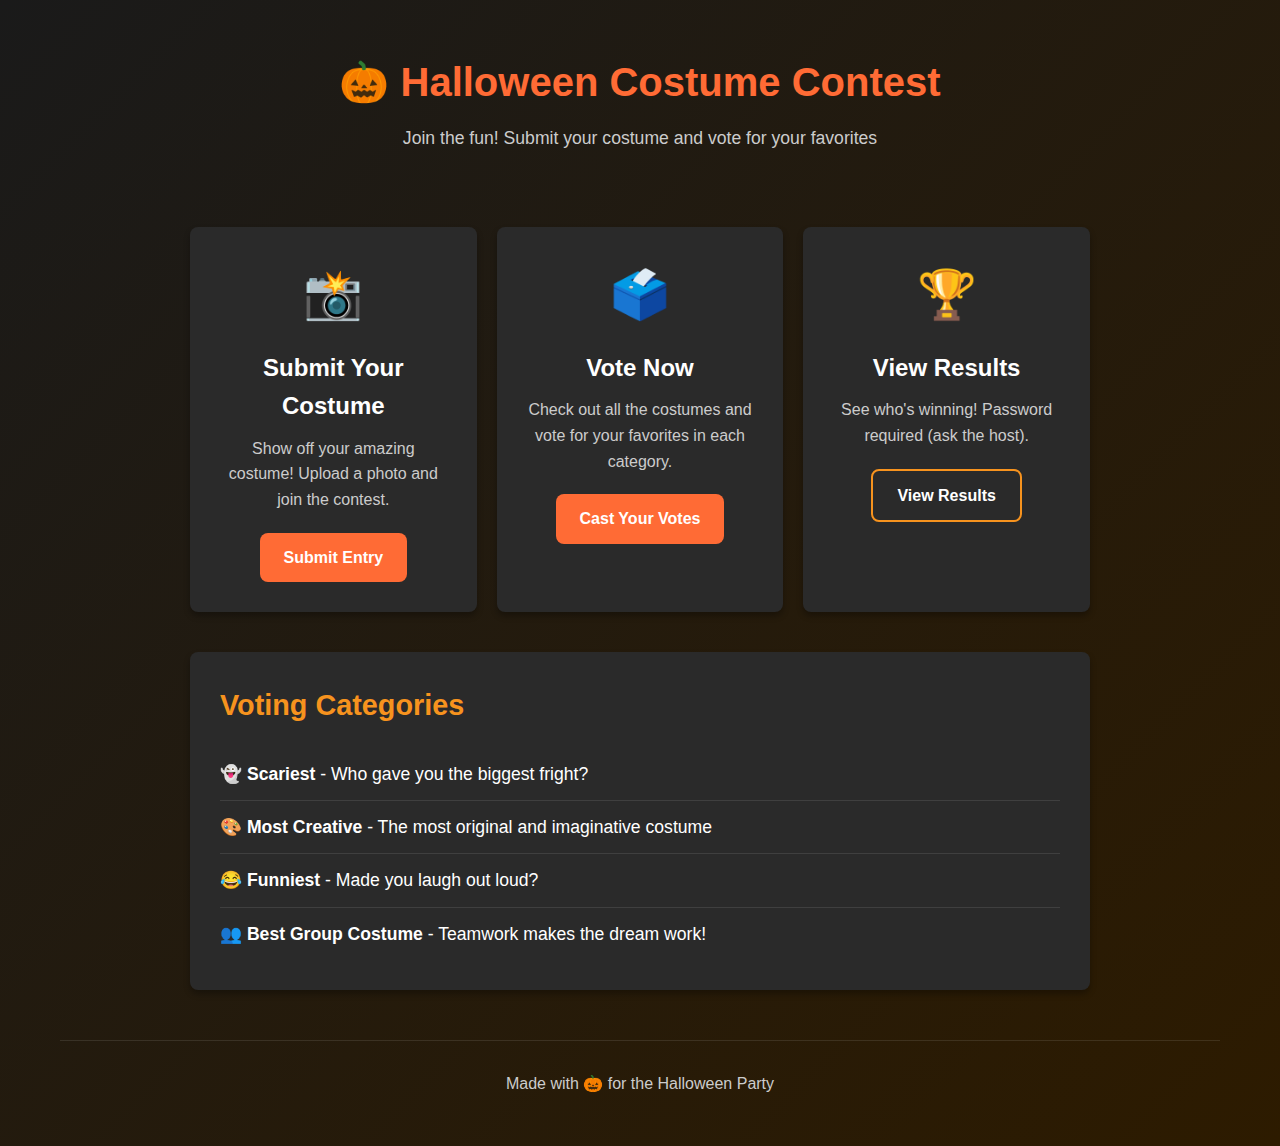
<file: frontend/index.html>
<!DOCTYPE html>
<html lang="en">
<head>
    <meta charset="UTF-8">
    <meta name="viewport" content="width=device-width, initial-scale=1.0">
    <title>Halloween Costume Contest</title>
    <link rel="stylesheet" href="css/styles.css">
</head>
<body>
    <div class="container">
        <header>
            <h1>🎃 Halloween Costume Contest</h1>
            <p class="subtitle">Join the fun! Submit your costume and vote for your favorites</p>
        </header>

        <main class="landing-page">
            <div class="card-grid">
                <div class="action-card">
                    <div class="card-icon">📸</div>
                    <h2>Submit Your Costume</h2>
                    <p>Show off your amazing costume! Upload a photo and join the contest.</p>
                    <a href="submit.html" class="btn btn-primary">Submit Entry</a>
                </div>

                <div class="action-card">
                    <div class="card-icon">🗳️</div>
                    <h2>Vote Now</h2>
                    <p>Check out all the costumes and vote for your favorites in each category.</p>
                    <a href="vote.html" class="btn btn-primary">Cast Your Votes</a>
                </div>

                <div class="action-card">
                    <div class="card-icon">🏆</div>
                    <h2>View Results</h2>
                    <p>See who's winning! Password required (ask the host).</p>
                    <a href="results.html" class="btn btn-secondary">View Results</a>
                </div>
            </div>

            <div class="info-section">
                <h3>Voting Categories</h3>
                <ul class="category-list">
                    <li>👻 <strong>Scariest</strong> - Who gave you the biggest fright?</li>
                    <li>🎨 <strong>Most Creative</strong> - The most original and imaginative costume</li>
                    <li>😂 <strong>Funniest</strong> - Made you laugh out loud?</li>
                    <li>👥 <strong>Best Group Costume</strong> - Teamwork makes the dream work!</li>
                </ul>
            </div>
        </main>

        <footer>
            <p>Made with 🎃 for the Halloween Party</p>
        </footer>
    </div>
</body>
</html>
</file>
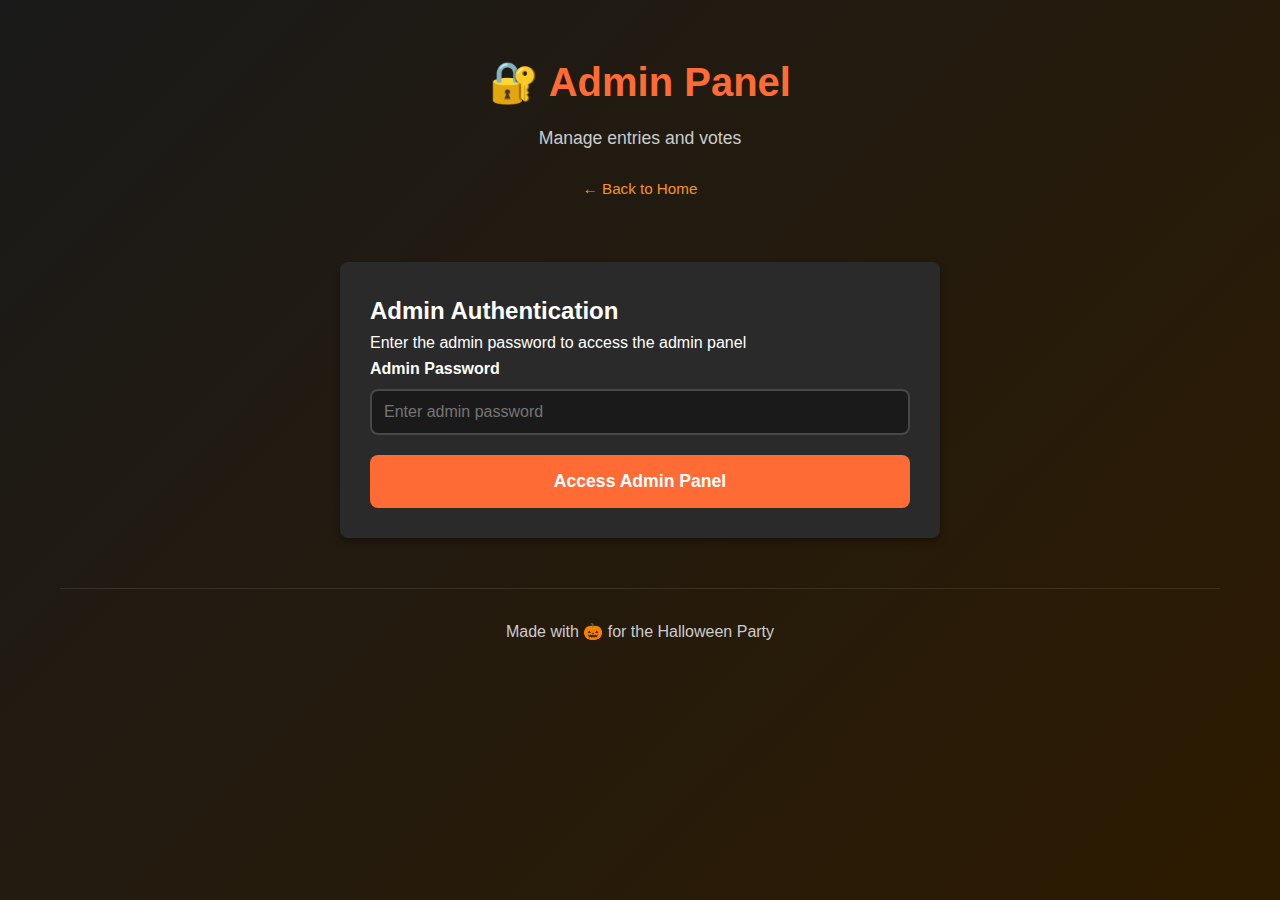
<file: frontend/admin.html>
<!DOCTYPE html>
<html lang="en">
<head>
    <meta charset="UTF-8">
    <meta name="viewport" content="width=device-width, initial-scale=1.0">
    <title>Admin Panel - Halloween Contest</title>
    <link rel="stylesheet" href="css/styles.css">
    <style>
        .admin-section {
            margin-bottom: 3rem;
        }

        .admin-section h2 {
            color: var(--primary-orange);
            margin-bottom: 1rem;
            padding-bottom: 0.5rem;
            border-bottom: 2px solid var(--primary-orange);
        }

        .admin-table {
            width: 100%;
            background: rgba(0, 0, 0, 0.3);
            border-radius: 8px;
            overflow: hidden;
            margin-top: 1rem;
        }

        .admin-table table {
            width: 100%;
            border-collapse: collapse;
        }

        .admin-table th {
            background: rgba(255, 107, 0, 0.2);
            padding: 1rem;
            text-align: left;
            font-weight: bold;
            color: var(--primary-orange);
        }

        .admin-table td {
            padding: 0.75rem 1rem;
            border-bottom: 1px solid rgba(255, 255, 255, 0.1);
        }

        .admin-table tr:hover {
            background: rgba(255, 255, 255, 0.05);
        }

        .admin-table img {
            max-width: 80px;
            max-height: 80px;
            object-fit: cover;
            border-radius: 4px;
        }

        .deleted-row {
            opacity: 0.5;
            background: rgba(255, 0, 0, 0.1);
        }

        .status-badge {
            display: inline-block;
            padding: 0.25rem 0.75rem;
            border-radius: 12px;
            font-size: 0.85rem;
            font-weight: bold;
        }

        .status-active {
            background: rgba(0, 255, 0, 0.2);
            color: #4ade80;
        }

        .status-deleted {
            background: rgba(255, 0, 0, 0.2);
            color: #f87171;
        }

        .admin-actions {
            display: flex;
            gap: 0.5rem;
        }

        .btn-small {
            padding: 0.4rem 0.8rem;
            font-size: 0.85rem;
        }

        .btn-delete {
            background: #dc2626;
        }

        .btn-delete:hover {
            background: #b91c1c;
        }

        .btn-restore {
            background: #16a34a;
        }

        .btn-restore:hover {
            background: #15803d;
        }

        .stats-container {
            display: grid;
            grid-template-columns: repeat(auto-fit, minmax(200px, 1fr));
            gap: 1rem;
            margin-bottom: 2rem;
        }

        .stat-card {
            background: rgba(0, 0, 0, 0.3);
            padding: 1.5rem;
            border-radius: 8px;
            text-align: center;
        }

        .stat-number {
            font-size: 2.5rem;
            font-weight: bold;
            color: var(--primary-orange);
        }

        .stat-label {
            font-size: 0.9rem;
            color: rgba(255, 255, 255, 0.7);
            margin-top: 0.5rem;
        }
    </style>
</head>
<body>
    <div class="container">
        <header>
            <h1>🔐 Admin Panel</h1>
            <p class="subtitle">Manage entries and votes</p>
            <a href="index.html" class="back-link">← Back to Home</a>
        </header>

        <main>
            <!-- Password prompt -->
            <div id="passwordPrompt" class="form-container">
                <h2>Admin Authentication</h2>
                <p>Enter the admin password to access the admin panel</p>

                <form id="passwordForm">
                    <div class="form-group">
                        <label for="password">Admin Password</label>
                        <input
                            type="password"
                            id="password"
                            required
                            placeholder="Enter admin password"
                        >
                    </div>

                    <div id="errorMessage" class="error-message" style="display: none;"></div>

                    <button type="submit" class="btn btn-primary btn-large">
                        Access Admin Panel
                    </button>
                </form>
            </div>

            <!-- Admin display (hidden until password is correct) -->
            <div id="adminDisplay" style="display: none;">
                <!-- Statistics -->
                <div class="stats-container">
                    <div class="stat-card">
                        <div class="stat-number" id="totalEntries">0</div>
                        <div class="stat-label">Total Entries</div>
                    </div>
                    <div class="stat-card">
                        <div class="stat-number" id="totalVotes">0</div>
                        <div class="stat-label">Total Votes</div>
                    </div>
                    <div class="stat-card">
                        <div class="stat-number" id="totalMcVotes">0</div>
                        <div class="stat-label">MC Votes</div>
                    </div>
                    <div class="stat-card">
                        <div class="stat-number" id="deletedItems">0</div>
                        <div class="stat-label">Deleted Items</div>
                    </div>
                </div>

                <!-- Entries Section -->
                <div class="admin-section">
                    <h2>📸 Costume Entries</h2>
                    <div id="entriesContainer" class="admin-table"></div>
                </div>

                <!-- Votes Section -->
                <div class="admin-section">
                    <h2>🗳️ Costume Votes</h2>
                    <div id="votesContainer" class="admin-table"></div>
                </div>

                <!-- MC Votes Section -->
                <div class="admin-section">
                    <h2>📋 Multiple Choice Votes</h2>
                    <div id="mcVotesContainer" class="admin-table"></div>
                </div>
            </div>
        </main>

        <footer>
            <p>Made with 🎃 for the Halloween Party</p>
        </footer>
    </div>

    <script src="js/config.js"></script>
    <script src="js/imageLoader.js"></script>
    <script src="js/admin.js"></script>
</body>
</html>
</file>
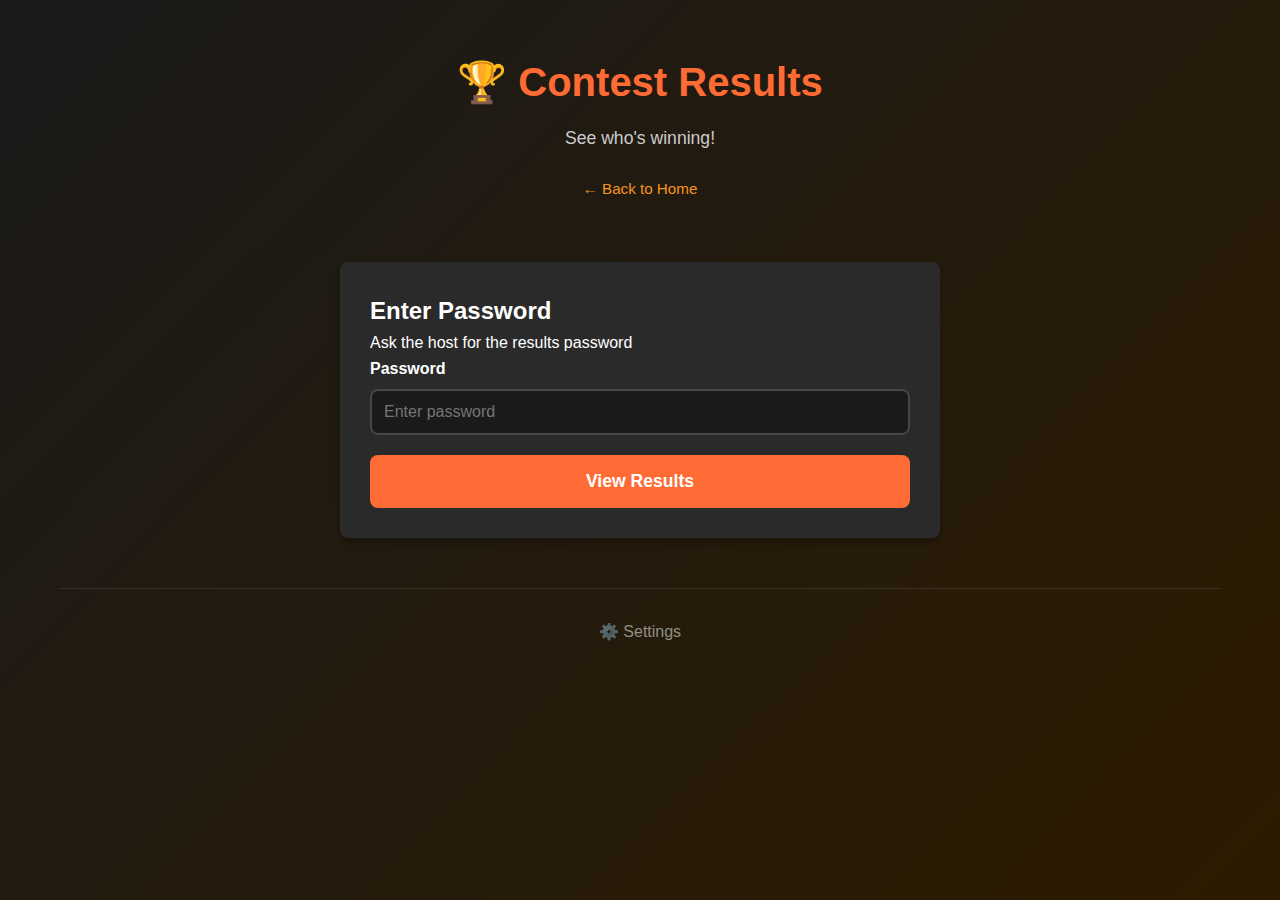
<file: frontend/results.html>
<!DOCTYPE html>
<html lang="en">
<head>
    <meta charset="UTF-8">
    <meta name="viewport" content="width=device-width, initial-scale=1.0">
    <title>Results - Halloween Contest</title>
    <link rel="stylesheet" href="css/styles.css">
</head>
<body>
    <div class="container">
        <header>
            <h1>🏆 Contest Results</h1>
            <p class="subtitle">See who's winning!</p>
            <a href="index.html" class="back-link">← Back to Home</a>
        </header>

        <main>
            <!-- Password prompt -->
            <div id="passwordPrompt" class="form-container">
                <h2>Enter Password</h2>
                <p>Ask the host for the results password</p>

                <form id="passwordForm">
                    <div class="form-group">
                        <label for="password">Password</label>
                        <input
                            type="password"
                            id="password"
                            required
                            placeholder="Enter password"
                        >
                    </div>

                    <div id="errorMessage" class="error-message" style="display: none;"></div>

                    <button type="submit" class="btn btn-primary btn-large">
                        View Results
                    </button>
                </form>
            </div>

            <!-- Results display (hidden until password is correct) -->
            <div id="resultsDisplay" style="display: none;">
                <div class="results-header">
                    <p>🎃 Live results - refreshing automatically</p>
                    <button id="refreshBtn" class="btn btn-secondary btn-small">Refresh Now</button>
                </div>

                <div id="resultsContainer"></div>
            </div>
        </main>

        <footer>
            <p><a href="admin.html" style="color: rgba(255, 255, 255, 0.5); text-decoration: none;">⚙️ Settings</a></p>
        </footer>
    </div>

    <script src="js/config.js"></script>
    <script src="js/imageLoader.js"></script>
    <script src="js/results.js"></script>
</body>
</html>
</file>
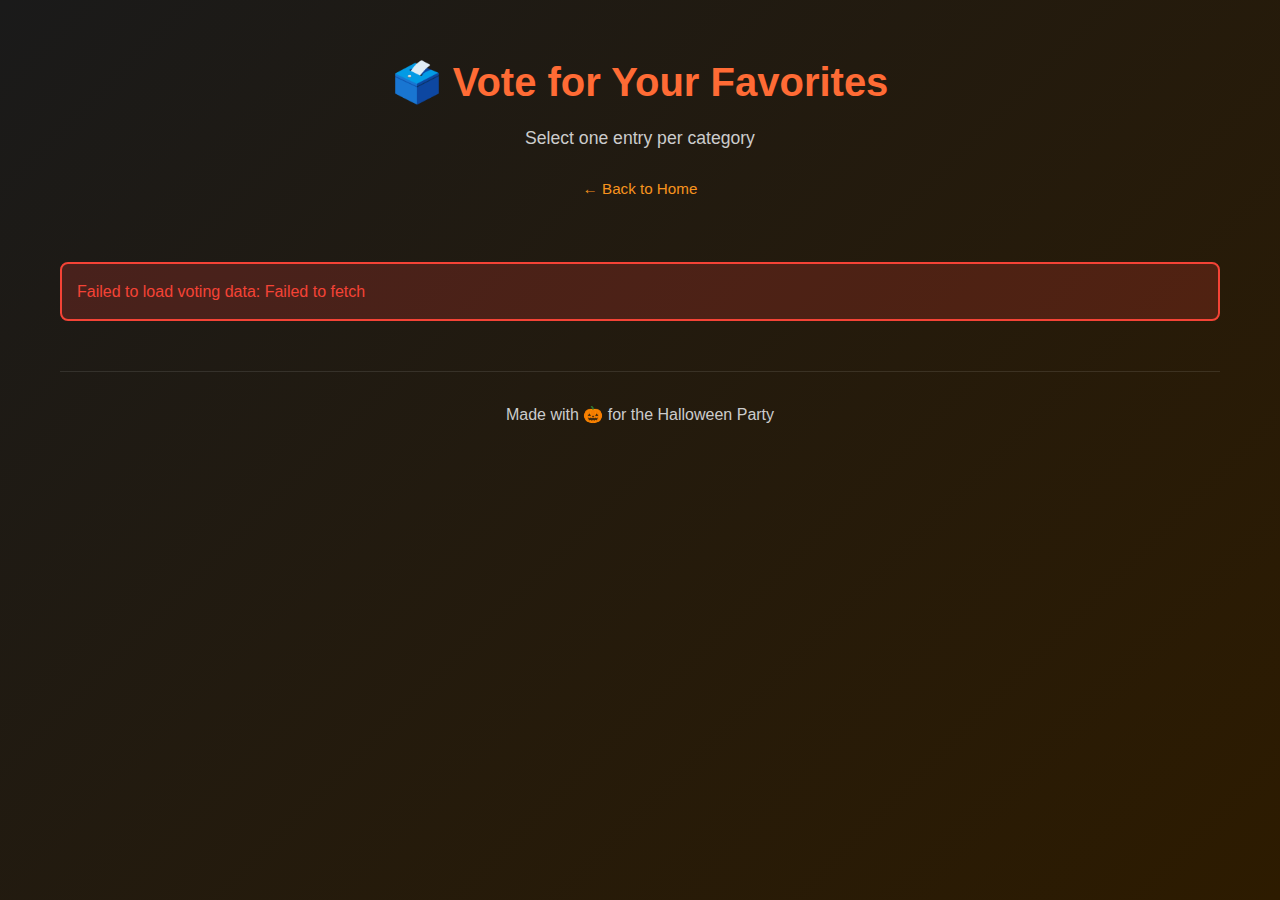
<file: frontend/vote.html>
<!DOCTYPE html>
<html lang="en">
<head>
    <meta charset="UTF-8">
    <meta name="viewport" content="width=device-width, initial-scale=1.0">
    <title>Vote - Halloween Contest</title>
    <link rel="stylesheet" href="css/styles.css">
</head>
<body>
    <div class="container">
        <header>
            <h1>🗳️ Vote for Your Favorites</h1>
            <p class="subtitle">Select one entry per category</p>
            <a href="index.html" class="back-link">← Back to Home</a>
        </header>

        <main>
            <div id="loadingMessage" class="loading">
                <p>Loading costumes... 🎃</p>
            </div>

            <div id="errorMessage" class="error-message" style="display: none;"></div>

            <div id="votingInterface" style="display: none;">
                <!-- Category tabs will be inserted here -->
                <div class="category-tabs" id="categoryTabs"></div>

                <!-- Voting instructions -->
                <div class="voting-instructions">
                    <p>👉 Click on a costume to select it as your vote for the current category</p>
                    <p id="votingStatus"></p>
                </div>

                <!-- Costume gallery will be inserted here -->
                <div class="costume-gallery" id="costumeGallery"></div>

                <!-- Navigation buttons -->
                <div class="nav-buttons">
                    <button id="prevCategory" class="btn btn-secondary">← Previous</button>
                    <button id="nextCategory" class="btn btn-primary">Next →</button>
                    <button id="submitVotes" class="btn btn-primary btn-large" style="display: none;">
                        Submit All Votes
                    </button>
                </div>
            </div>

            <div id="successMessage" class="success-message" style="display: none;"></div>
        </main>

        <footer>
            <p>Made with 🎃 for the Halloween Party</p>
        </footer>
    </div>

    <script src="js/config.js"></script>
    <script src="js/imageLoader.js"></script>
    <script src="js/vote.js"></script>
</body>
</html>
</file>
<file: frontend/css/styles.css>
/* Halloween Voting System Styles */

:root {
    --primary-color: #ff6b35;
    --secondary-color: #f7931e;
    --dark-bg: #1a1a1a;
    --light-bg: #2a2a2a;
    --text-light: #ffffff;
    --text-gray: #cccccc;
    --success-color: #4caf50;
    --error-color: #f44336;
    --border-radius: 8px;
    --shadow: 0 4px 6px rgba(0, 0, 0, 0.3);
}

* {
    margin: 0;
    padding: 0;
    box-sizing: border-box;
}

body {
    font-family: -apple-system, BlinkMacSystemFont, 'Segoe UI', Roboto, Oxygen, Ubuntu, Cantarell, sans-serif;
    background: linear-gradient(135deg, #1a1a1a 0%, #2d1b00 100%);
    color: var(--text-light);
    min-height: 100vh;
    line-height: 1.6;
}

.container {
    max-width: 1200px;
    margin: 0 auto;
    padding: 20px;
}

/* Header */
header {
    text-align: center;
    padding: 30px 0;
    margin-bottom: 30px;
}

header h1 {
    font-size: 2.5rem;
    margin-bottom: 10px;
    color: var(--primary-color);
}

.subtitle {
    font-size: 1.1rem;
    color: var(--text-gray);
    margin-bottom: 15px;
}

.back-link {
    display: inline-block;
    color: var(--secondary-color);
    text-decoration: none;
    margin-top: 10px;
    font-size: 0.95rem;
}

.back-link:hover {
    text-decoration: underline;
}

/* Landing Page */
.landing-page {
    max-width: 900px;
    margin: 0 auto;
}

.card-grid {
    display: grid;
    grid-template-columns: repeat(auto-fit, minmax(250px, 1fr));
    gap: 20px;
    margin-bottom: 40px;
}

.action-card {
    background: var(--light-bg);
    padding: 30px;
    border-radius: var(--border-radius);
    text-align: center;
    box-shadow: var(--shadow);
    transition: transform 0.2s;
}

.action-card:hover {
    transform: translateY(-5px);
}

.card-icon {
    font-size: 3rem;
    margin-bottom: 15px;
}

.action-card h2 {
    font-size: 1.5rem;
    margin-bottom: 10px;
    color: var(--text-light);
}

.action-card p {
    color: var(--text-gray);
    margin-bottom: 20px;
}

.info-section {
    background: var(--light-bg);
    padding: 30px;
    border-radius: var(--border-radius);
    box-shadow: var(--shadow);
}

.info-section h3 {
    font-size: 1.8rem;
    margin-bottom: 20px;
    color: var(--secondary-color);
}

.category-list {
    list-style: none;
}

.category-list li {
    padding: 12px 0;
    border-bottom: 1px solid rgba(255, 255, 255, 0.1);
    font-size: 1.1rem;
}

.category-list li:last-child {
    border-bottom: none;
}

/* Buttons */
.btn {
    display: inline-block;
    padding: 12px 24px;
    border: none;
    border-radius: var(--border-radius);
    font-size: 1rem;
    font-weight: 600;
    text-decoration: none;
    cursor: pointer;
    transition: all 0.2s;
    text-align: center;
}

.btn-primary {
    background: var(--primary-color);
    color: var(--text-light);
}

.btn-primary:hover {
    background: #ff8555;
    transform: scale(1.05);
}

.btn-secondary {
    background: var(--light-bg);
    color: var(--text-light);
    border: 2px solid var(--secondary-color);
}

.btn-secondary:hover {
    background: var(--secondary-color);
}

.btn-large {
    padding: 16px 32px;
    font-size: 1.1rem;
    width: 100%;
}

.btn-small {
    padding: 8px 16px;
    font-size: 0.9rem;
}

.btn:disabled {
    opacity: 0.5;
    cursor: not-allowed;
}

/* Forms */
.form-container {
    max-width: 600px;
    margin: 0 auto;
    background: var(--light-bg);
    padding: 30px;
    border-radius: var(--border-radius);
    box-shadow: var(--shadow);
}

.form-group {
    margin-bottom: 20px;
}

.form-group label {
    display: block;
    margin-bottom: 8px;
    font-weight: 600;
    color: var(--text-light);
}

.form-group input[type="text"],
.form-group input[type="password"],
.form-group input[type="file"] {
    width: 100%;
    padding: 12px;
    border: 2px solid rgba(255, 255, 255, 0.2);
    border-radius: var(--border-radius);
    background: var(--dark-bg);
    color: var(--text-light);
    font-size: 1rem;
}

.form-group input:focus {
    outline: none;
    border-color: var(--primary-color);
}

.form-group small {
    display: block;
    margin-top: 5px;
    color: var(--text-gray);
    font-size: 0.85rem;
}

.image-preview {
    margin: 20px 0;
    text-align: center;
}

.image-preview img {
    max-width: 100%;
    max-height: 300px;
    border-radius: var(--border-radius);
    box-shadow: var(--shadow);
}

/* Messages */
.error-message {
    background: rgba(244, 67, 54, 0.2);
    border: 2px solid var(--error-color);
    color: var(--error-color);
    padding: 15px;
    border-radius: var(--border-radius);
    margin: 15px 0;
}

.success-message {
    background: rgba(76, 175, 80, 0.2);
    border: 2px solid var(--success-color);
    color: var(--success-color);
    padding: 15px;
    border-radius: var(--border-radius);
    margin: 15px 0;
}

.loading {
    text-align: center;
    padding: 40px;
    font-size: 1.2rem;
    color: var(--text-gray);
}

/* Progress Bar */
.progress-bar {
    width: 100%;
    height: 6px;
    background: var(--dark-bg);
    border-radius: 3px;
    overflow: hidden;
    margin-top: 15px;
}

.progress-fill {
    height: 100%;
    background: var(--primary-color);
    width: 0%;
    transition: width 0.3s;
    animation: progress 2s infinite;
}

@keyframes progress {
    0% { width: 0%; }
    50% { width: 100%; }
    100% { width: 0%; }
}

/* Voting Interface */
.category-tabs {
    display: flex;
    gap: 10px;
    margin-bottom: 20px;
    overflow-x: auto;
    padding-bottom: 10px;
}

.category-tab {
    padding: 12px 20px;
    background: var(--light-bg);
    border: 2px solid transparent;
    border-radius: var(--border-radius);
    color: var(--text-gray);
    cursor: pointer;
    white-space: nowrap;
    transition: all 0.2s;
}

.category-tab:hover {
    border-color: var(--secondary-color);
}

.category-tab.active {
    background: var(--primary-color);
    color: var(--text-light);
    border-color: var(--primary-color);
}

.category-tab.voted {
    border-color: var(--success-color);
}

.voting-instructions {
    background: var(--light-bg);
    padding: 15px;
    border-radius: var(--border-radius);
    margin-bottom: 20px;
    text-align: center;
}

.costume-gallery {
    display: grid;
    grid-template-columns: repeat(auto-fill, minmax(250px, 1fr));
    gap: 20px;
    margin-bottom: 30px;
}

.costume-card {
    background: var(--light-bg);
    border-radius: var(--border-radius);
    overflow: hidden;
    box-shadow: var(--shadow);
    cursor: pointer;
    transition: all 0.2s;
    border: 3px solid transparent;
}

.costume-card:hover {
    transform: translateY(-5px);
    border-color: var(--secondary-color);
}

.costume-card.selected {
    border-color: var(--primary-color);
    box-shadow: 0 0 20px rgba(255, 107, 53, 0.5);
}

.costume-card img {
    width: 100%;
    height: 250px;
    object-fit: cover;
}

.costume-card-info {
    padding: 15px;
}

.costume-card-info h3 {
    font-size: 1.1rem;
    margin-bottom: 5px;
    color: var(--text-light);
}

.costume-card-info p {
    color: var(--text-gray);
    font-size: 0.9rem;
}

/* Multiple Choice Questions */
.mc-question-container {
    text-align: center;
    margin: 20px 0;
    grid-column: 1 / -1; /* Span all columns in parent grid */
}

.mc-question-title {
    font-size: 1.8rem;
    color: var(--primary-color);
    margin-bottom: 30px;
}

.mc-options {
    display: grid;
    grid-template-columns: repeat(auto-fit, minmax(300px, 1fr));
    gap: 30px;
    width: 100%;
    max-width: 100%;
    margin: 0 auto;
}

.mc-option-card {
    background: var(--light-bg);
    border-radius: var(--border-radius);
    padding: 40px 30px;
    box-shadow: var(--shadow);
    cursor: pointer;
    transition: all 0.2s;
    border: 3px solid transparent;
    min-height: 120px;
    display: flex;
    align-items: center;
    justify-content: center;
}

.mc-option-card:hover {
    transform: translateY(-5px);
    border-color: var(--secondary-color);
}

.mc-option-card.selected {
    border-color: var(--primary-color);
    box-shadow: 0 0 20px rgba(255, 107, 53, 0.5);
    background: rgba(255, 107, 53, 0.1);
}

.mc-option-text {
    font-size: 1.3rem;
    color: var(--text-light);
    font-weight: 500;
    text-align: center;
}

.nav-buttons {
    display: flex;
    gap: 15px;
    justify-content: center;
}

/* Results */
.results-header {
    display: flex;
    justify-content: space-between;
    align-items: center;
    margin-bottom: 30px;
    padding: 15px;
    background: var(--light-bg);
    border-radius: var(--border-radius);
}

.results-category {
    margin-bottom: 40px;
}

.results-category h2 {
    font-size: 2rem;
    color: var(--primary-color);
    margin-bottom: 20px;
    padding-bottom: 10px;
    border-bottom: 2px solid var(--secondary-color);
}

.results-list {
    display: grid;
    gap: 15px;
}

.result-item {
    display: flex;
    align-items: center;
    gap: 20px;
    background: var(--light-bg);
    padding: 15px;
    border-radius: var(--border-radius);
    box-shadow: var(--shadow);
}

.result-item.winner {
    border: 3px solid gold;
    background: linear-gradient(135deg, var(--light-bg) 0%, rgba(255, 215, 0, 0.1) 100%);
}

.result-rank {
    font-size: 2rem;
    font-weight: bold;
    color: var(--secondary-color);
    min-width: 50px;
    text-align: center;
}

.result-item.winner .result-rank {
    color: gold;
}

.result-photo {
    width: 80px;
    height: 80px;
    border-radius: var(--border-radius);
    object-fit: cover;
}

.result-info {
    flex: 1;
}

.result-info h3 {
    font-size: 1.2rem;
    margin-bottom: 5px;
}

.result-info p {
    color: var(--text-gray);
}

.result-votes {
    font-size: 1.5rem;
    font-weight: bold;
    color: var(--primary-color);
    text-align: center;
    min-width: 80px;
}

/* Multiple Choice Results */
.mc-results-category {
    margin-top: 50px;
    padding-top: 30px;
    border-top: 3px solid var(--secondary-color);
}

.mc-results-list {
    display: grid;
    gap: 15px;
    max-width: 900px;
    margin: 0 auto;
}

.mc-result-item {
    background: var(--light-bg);
    padding: 20px;
    border-radius: var(--border-radius);
    box-shadow: var(--shadow);
}

.mc-result-item.mc-winner {
    border: 3px solid gold;
    background: linear-gradient(135deg, var(--light-bg) 0%, rgba(255, 215, 0, 0.1) 100%);
}

.mc-result-content {
    display: flex;
    align-items: center;
    gap: 15px;
    margin-bottom: 10px;
}

.mc-result-rank {
    font-size: 1.8rem;
    font-weight: bold;
    color: var(--secondary-color);
    min-width: 50px;
    text-align: center;
}

.mc-result-item.mc-winner .mc-result-rank {
    color: gold;
}

.mc-result-text {
    flex: 1;
    font-size: 1.1rem;
}

.mc-result-stats {
    display: flex;
    gap: 10px;
    align-items: center;
    font-size: 1rem;
}

.mc-vote-count {
    font-weight: bold;
    color: var(--primary-color);
}

.mc-percentage {
    color: var(--text-gray);
}

.mc-result-bar {
    height: 10px;
    background: rgba(255, 255, 255, 0.1);
    border-radius: 5px;
    overflow: hidden;
}

.mc-result-bar-fill {
    height: 100%;
    background: linear-gradient(90deg, var(--secondary-color) 0%, var(--primary-color) 100%);
    transition: width 0.5s ease;
}

/* Footer */
footer {
    text-align: center;
    padding: 30px 0;
    margin-top: 50px;
    color: var(--text-gray);
    border-top: 1px solid rgba(255, 255, 255, 0.1);
}

/* Mobile Responsive */
@media (max-width: 768px) {
    header h1 {
        font-size: 2rem;
    }

    .card-grid {
        grid-template-columns: 1fr;
    }

    .costume-gallery {
        grid-template-columns: repeat(auto-fill, minmax(150px, 1fr));
        gap: 15px;
    }

    .costume-card img {
        height: 180px;
    }

    .category-tabs {
        flex-wrap: nowrap;
        justify-content: flex-start;
    }

    .nav-buttons {
        flex-direction: column;
    }

    .nav-buttons .btn {
        width: 100%;
    }

    .result-item {
        flex-direction: column;
        text-align: center;
    }

    .result-rank {
        font-size: 1.5rem;
    }

    .results-header {
        flex-direction: column;
        gap: 15px;
    }

    .mc-options {
        grid-template-columns: 1fr;
        gap: 20px;
    }

    .mc-result-content {
        flex-wrap: wrap;
    }
}

@media (max-width: 480px) {
    .container {
        padding: 10px;
    }

    header h1 {
        font-size: 1.5rem;
    }

    .costume-gallery {
        grid-template-columns: 1fr;
    }
}
</file>
